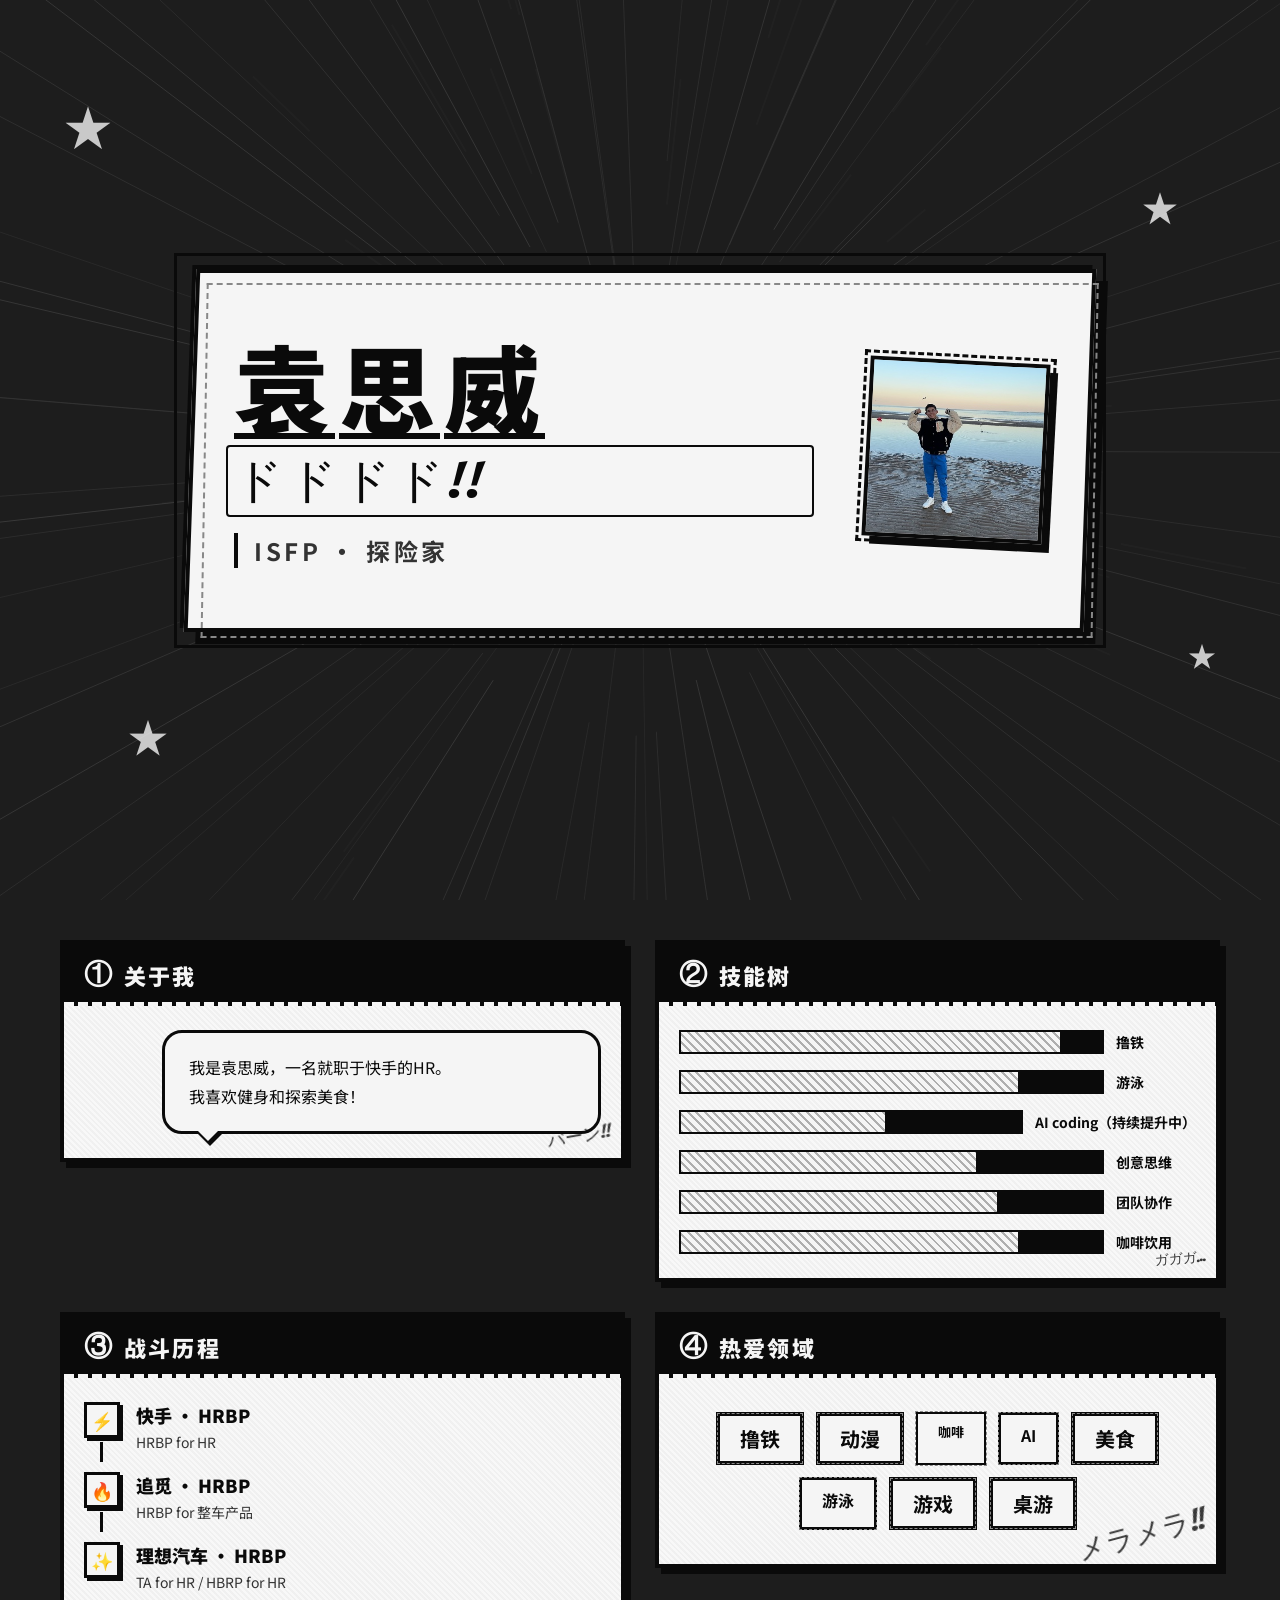
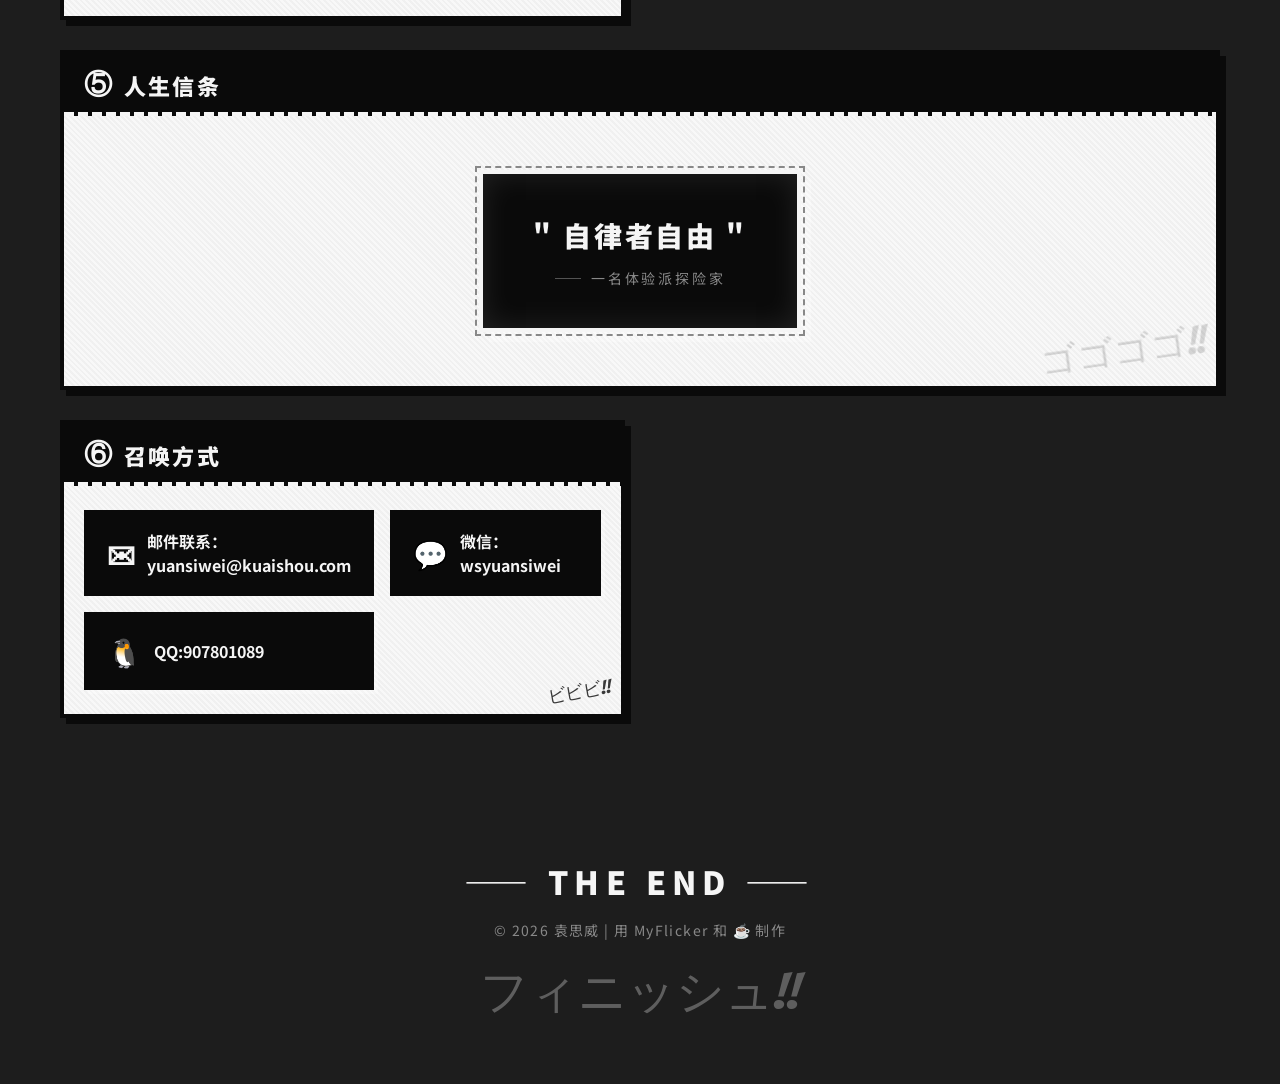
<file: index.html>
<!DOCTYPE html>
<html lang="zh-CN">
<head>
    <meta charset="UTF-8">
    <meta name="viewport" content="width=device-width, initial-scale=1.0">
    <title>袁思伟 | 个人介绍</title>
    <link rel="stylesheet" href="style.css?v=20260618">
    <link href="https://fonts.googleapis.com/css2?family=Noto+Sans+SC:wght@400;700;900&family=Bangers&display=swap" rel="stylesheet">
</head>
<body>
    <!-- 速度线背景 -->
    <div class="speed-lines" id="speedLines"></div>

    <!-- 爆漫封面区域 -->
    <section class="hero-section">
        <div class="impact-frame">
            <div class="hero-content">
                <div class="hero-text-group">
                    <h1 class="hero-name" id="heroName">
                        <span class="name-char" data-delay="0">袁</span>
                        <span class="name-char" data-delay="1">思</span>
                        <span class="name-char" data-delay="2">伟</span>
                    </h1>
                    <div class="hero-sound-effect">ドドドド!!</div>
                    <p class="hero-tagline">程序员 · 创作者 · 探索者</p>
                </div>
                <div class="hero-avatar">
                    <div class="avatar-frame">
                        <div class="avatar-placeholder">
                            <svg viewBox="0 0 120 120" xmlns="http://www.w3.org/2000/svg">
                                <circle cx="60" cy="45" r="25" fill="white" stroke="black" stroke-width="3"/>
                                <path d="M 25 110 Q 25 75 60 75 Q 95 75 95 110" fill="white" stroke="black" stroke-width="3"/>
                                <circle cx="52" cy="40" r="3" fill="black"/>
                                <circle cx="68" cy="40" r="3" fill="black"/>
                                <path d="M 55 52 Q 60 57 65 52" stroke="black" stroke-width="2" fill="none"/>
                                <line x1="35" y1="35" x2="47" y2="38" stroke="black" stroke-width="2"/>
                                <line x1="73" y1="38" x2="85" y2="35" stroke="black" stroke-width="2"/>
                            </svg>
                        </div>
                    </div>
                </div>
            </div>
        </div>
        <div class="hero-decorations">
            <div class="manga-star star-1">★</div>
            <div class="manga-star star-2">★</div>
            <div class="manga-star star-3">★</div>
            <div class="manga-star star-4">★</div>
        </div>
    </section>

    <!-- 漫画面板区域 -->
    <section class="panels-section">
        <div class="panel-grid">
            <!-- 关于我 -->
            <div class="manga-panel panel-about" data-panel="1">
                <div class="panel-border">
                    <div class="panel-header">
                        <span class="panel-number">①</span>
                        <h2 class="panel-title">关于我</h2>
                    </div>
                    <div class="panel-content">
                        <div class="speech-bubble right">
                            <p>我是袁思伟，一名热爱技术和创造的开发者。</p>
                            <p>相信代码可以改变世界，也相信每个人都有值得分享的故事。</p>
                        </div>
                        <div class="manga-sfx small">バーン!!</div>
                    </div>
                </div>
            </div>

            <!-- 技能 -->
            <div class="manga-panel panel-skills" data-panel="2">
                <div class="panel-border">
                    <div class="panel-header">
                        <span class="panel-number">②</span>
                        <h2 class="panel-title">技能树</h2>
                    </div>
                    <div class="panel-content">
                        <div class="skill-grid">
                            <div class="skill-item">
                                <div class="skill-bar">
                                    <div class="skill-fill" data-level="90"></div>
                                </div>
                                <span class="skill-name">前端开发</span>
                            </div>
                            <div class="skill-item">
                                <div class="skill-bar">
                                    <div class="skill-fill" data-level="85"></div>
                                </div>
                                <span class="skill-name">后端开发</span>
                            </div>
                            <div class="skill-item">
                                <div class="skill-bar">
                                    <div class="skill-fill" data-level="80"></div>
                                </div>
                                <span class="skill-name">系统设计</span>
                            </div>
                            <div class="skill-item">
                                <div class="skill-bar">
                                    <div class="skill-fill" data-level="75"></div>
                                </div>
                                <span class="skill-name">创意思维</span>
                            </div>
                            <div class="skill-item">
                                <div class="skill-bar">
                                    <div class="skill-fill" data-level="70"></div>
                                </div>
                                <span class="skill-name">团队协作</span>
                            </div>
                            <div class="skill-item">
                                <div class="skill-bar">
                                    <div class="skill-fill" data-level="95"></div>
                                </div>
                                <span class="skill-name">咖啡饮用</span>
                            </div>
                        </div>
                        <div class="manga-sfx tiny">ガガガ...</div>
                    </div>
                </div>
            </div>

            <!-- 经历 -->
            <div class="manga-panel panel-experience" data-panel="3">
                <div class="panel-border">
                    <div class="panel-header">
                        <span class="panel-number">③</span>
                        <h2 class="panel-title">战斗历程</h2>
                    </div>
                    <div class="panel-content">
                        <div class="timeline">
                            <div class="timeline-item">
                                <div class="timeline-marker">⚡</div>
                                <div class="timeline-info">
                                    <h3>快手 · 技术开发</h3>
                                    <p>用代码构建产品，用创新驱动增长</p>
                                </div>
                            </div>
                            <div class="timeline-item">
                                <div class="timeline-marker">🔥</div>
                                <div class="timeline-info">
                                    <h3>持续学习中...</h3>
                                    <p>永远在路上，永远不满足</p>
                                </div>
                            </div>
                            <div class="timeline-item">
                                <div class="timeline-marker">✨</div>
                                <div class="timeline-info">
                                    <h3>未来</h3>
                                    <p>更多精彩正在书写中...</p>
                                </div>
                            </div>
                        </div>
                    </div>
                </div>
            </div>

            <!-- 兴趣 -->
            <div class="manga-panel panel-interests" data-panel="4">
                <div class="panel-border">
                    <div class="panel-header">
                        <span class="panel-number">④</span>
                        <h2 class="panel-title">热爱领域</h2>
                    </div>
                    <div class="panel-content">
                        <div class="interest-cloud">
                            <span class="interest-tag tag-large">编程</span>
                            <span class="interest-tag tag-medium">动漫</span>
                            <span class="interest-tag tag-small">咖啡</span>
                            <span class="interest-tag tag-large">AI</span>
                            <span class="interest-tag tag-medium">阅读</span>
                            <span class="interest-tag tag-small">摄影</span>
                            <span class="interest-tag tag-medium">开源</span>
                            <span class="interest-tag tag-large">创作</span>
                            <span class="interest-tag tag-small">游戏</span>
                        </div>
                        <div class="manga-sfx medium">メラメラ!!</div>
                    </div>
                </div>
            </div>

            <!-- 人生信条 -->
            <div class="manga-panel panel-motto wide-panel" data-panel="5">
                <div class="panel-border">
                    <div class="panel-header">
                        <span class="panel-number">⑤</span>
                        <h2 class="panel-title">人生信条</h2>
                    </div>
                    <div class="panel-content">
                        <div class="motto-display">
                            <div class="motto-frame">
                                <p class="motto-text">" 一次做对，比反复修补更酷 "</p>
                                <p class="motto-sub">—— 我的开发哲学</p>
                            </div>
                        </div>
                        <div class="manga-sfx big">ゴゴゴゴ!!</div>
                    </div>
                </div>
            </div>

            <!-- 联系方式 -->
            <div class="manga-panel panel-contact" data-panel="6">
                <div class="panel-border">
                    <div class="panel-header">
                        <span class="panel-number">⑥</span>
                        <h2 class="panel-title">召唤方式</h2>
                    </div>
                    <div class="panel-content">
                        <div class="contact-grid">
                            <a href="#" class="contact-item">
                                <div class="contact-icon">✉</div>
                                <span>邮件联系</span>
                            </a>
                            <a href="#" class="contact-item">
                                <div class="contact-icon">💬</div>
                                <span>微信</span>
                            </a>
                            <a href="#" class="contact-item">
                                <div class="contact-icon">🐙</div>
                                <span>GitHub</span>
                            </a>
                            <a href="#" class="contact-item">
                                <div class="contact-icon">📝</div>
                                <span>博客</span>
                            </a>
                        </div>
                        <div class="manga-sfx small">ビビビ!!</div>
                    </div>
                </div>
            </div>
        </div>
    </section>

    <!-- 底部 -->
    <footer class="manga-footer">
        <div class="footer-content">
            <p class="footer-text">—— THE END ——</p>
            <p class="footer-sub" id="footerSub" data-click-count="0">© 2024 袁思伟 | 用 ❤️ 和 ☕ 制作</p>
            <div class="footer-sfx">フィニッシュ!!</div>
        </div>
    </footer>

    <!-- 漫画转场遮罩 -->
    <div class="transition-mask" id="transitionMask"></div>

    <!-- 悬浮漫画效果 -->
    <div class="floating-sfx" id="floatingSfx"></div>

    <!-- 后台入口（点击底部5次后出现） -->
    <div class="admin-entry" id="adminEntry">
        <a href="admin.html" class="admin-entry-link">🔧 进入后台管理</a>
    </div>

    <script src="script.js?v=20260618"></script>
</body>
</html>
</file>
<file: style.css>
/* ============================================
   爆漫风格个人介绍 - CSS 样式
   黑白配色 + 漫画视觉效果
   ============================================ */

/* === 基础设置 === */
:root {
    --black: #0a0a0a;
    --white: #f5f5f5;
    --gray-light: #e0e0e0;
    --gray-mid: #888;
    --gray-dark: #333;
    --accent: #fff;
    --panel-bg: #f8f8f8;
    --border-width: 4px;
    --manga-font: 'Bangers', cursive;
    --cn-font: 'Noto Sans SC', sans-serif;
}

* {
    margin: 0;
    padding: 0;
    box-sizing: border-box;
}

html {
    scroll-behavior: smooth;
}

body {
    background: var(--black);
    color: var(--white);
    font-family: var(--cn-font);
    overflow-x: hidden;
    position: relative;
}

/* === 速度线背景 === */
.speed-lines {
    position: fixed;
    top: 0;
    left: 0;
    width: 100%;
    height: 100%;
    z-index: 0;
    pointer-events: none;
    opacity: 0.15;
}

/* === 爆漫封面区域 === */
.hero-section {
    position: relative;
    min-height: 100vh;
    display: flex;
    align-items: center;
    justify-content: center;
    z-index: 1;
    overflow: hidden;
}

.impact-frame {
    position: relative;
    width: 90%;
    max-width: 900px;
    padding: 60px 40px;
    background: var(--white);
    border: var(--border-width) solid var(--black);
    transform: skewX(-2deg);
    box-shadow: 
        12px 12px 0 var(--black),
        -4px -4px 0 var(--black);
}

.impact-frame::before {
    content: '';
    position: absolute;
    top: -20px;
    left: -20px;
    right: -20px;
    bottom: -20px;
    border: 3px solid var(--black);
    transform: skewX(2deg);
}

.impact-frame::after {
    content: '';
    position: absolute;
    top: 10px;
    left: 10px;
    right: -10px;
    bottom: -10px;
    border: 2px dashed var(--gray-mid);
    transform: skewX(1deg);
}

.hero-content {
    display: flex;
    align-items: center;
    justify-content: space-between;
    gap: 60px;
    transform: skewX(2deg);
}

.hero-text-group {
    flex: 1;
}

.hero-name {
    font-size: clamp(48px, 8vw, 96px);
    font-weight: 900;
    color: var(--black);
    letter-spacing: 0.05em;
    line-height: 1.1;
    position: relative;
    display: flex;
    gap: 4px;
}

.name-char {
    display: inline-block;
    position: relative;
    opacity: 0;
    transform: translateY(40px) scale(0.5);
    animation: charAppear 0.5s ease-out forwards;
}

.name-char:nth-child(1) { animation-delay: 0.1s; }
.name-char:nth-child(2) { animation-delay: 0.3s; }
.name-char:nth-child(3) { animation-delay: 0.5s; }

.name-char::after {
    content: '';
    position: absolute;
    bottom: 0;
    left: 0;
    width: 100%;
    height: 6px;
    background: var(--black);
}

.hero-sound-effect {
    font-family: var(--manga-font);
    font-size: clamp(24px, 4vw, 48px);
    color: var(--black);
    letter-spacing: 0.1em;
    margin-top: 10px;
    position: relative;
    animation: sfxPulse 1.5s ease-in-out infinite;
}

.hero-sound-effect::before {
    content: '';
    position: absolute;
    top: -4px;
    left: -8px;
    right: -8px;
    bottom: -4px;
    border: 2px solid var(--black);
    border-radius: 4px;
}

.hero-tagline {
    font-size: clamp(16px, 2vw, 24px);
    color: var(--gray-dark);
    font-weight: 700;
    margin-top: 20px;
    letter-spacing: 0.15em;
    border-left: 4px solid var(--black);
    padding-left: 16px;
}

.hero-avatar {
    flex-shrink: 0;
}

.avatar-frame {
    width: 180px;
    height: 180px;
    border: var(--border-width) solid var(--black);
    background: var(--white);
    position: relative;
    box-shadow: 8px 8px 0 var(--black);
    transform: rotate(3deg);
}

.avatar-frame::before {
    content: '';
    position: absolute;
    top: -10px;
    left: -10px;
    right: -10px;
    bottom: -10px;
    border: 3px dashed var(--black);
}

.avatar-placeholder {
    width: 100%;
    height: 100%;
    display: flex;
    align-items: center;
    justify-content: center;
}

.avatar-placeholder svg {
    width: 80%;
    height: 80%;
}

/* 漫画装饰星星 */
.hero-decorations {
    position: absolute;
    width: 100%;
    height: 100%;
    top: 0;
    left: 0;
    pointer-events: none;
    z-index: 2;
}

.manga-star {
    position: absolute;
    font-size: 32px;
    color: var(--white);
    animation: starSpin 3s linear infinite;
    opacity: 0;
    animation: starAppear 1s ease-out forwards, starSpin 3s linear infinite;
}

.star-1 { top: 10%; left: 5%; animation-delay: 0.2s; font-size: 48px; }
.star-2 { top: 20%; right: 8%; animation-delay: 0.5s; font-size: 36px; }
.star-3 { bottom: 15%; left: 10%; animation-delay: 0.8s; font-size: 40px; }
.star-4 { bottom: 25%; right: 5%; animation-delay: 1s; font-size: 28px; }

/* === 漫画面板区域 === */
.panels-section {
    position: relative;
    z-index: 1;
    padding: 40px 20px;
    max-width: 1200px;
    margin: 0 auto;
}

.panel-grid {
    display: grid;
    grid-template-columns: 1fr 1fr;
    gap: 30px;
}

@media (max-width: 768px) {
    .panel-grid {
        grid-template-columns: 1fr;
    }
}

/* === 漫画面板样式 === */
.manga-panel {
    position: relative;
    opacity: 0;
    transform: translateY(30px);
    transition: opacity 0.6s ease-out, transform 0.6s ease-out;
}

.manga-panel.visible {
    opacity: 1;
    transform: translateY(0);
}

.panel-border {
    background: var(--panel-bg);
    border: var(--border-width) solid var(--black);
    padding: 0;
    position: relative;
    overflow: hidden;
    box-shadow: 6px 6px 0 var(--black);
}

.panel-border::before {
    content: '';
    position: absolute;
    top: 0;
    left: 0;
    width: 100%;
    height: 100%;
    background: 
        repeating-linear-gradient(
            45deg,
            transparent,
            transparent 2px,
            rgba(0,0,0,0.03) 2px,
            rgba(0,0,0,0.03) 4px
        );
    pointer-events: none;
}

.panel-header {
    background: var(--black);
    color: var(--white);
    padding: 12px 20px;
    display: flex;
    align-items: center;
    gap: 12px;
    position: relative;
}

.panel-header::after {
    content: '';
    position: absolute;
    bottom: 0;
    left: 0;
    width: 100%;
    height: 4px;
    background: repeating-linear-gradient(
        90deg,
        var(--white) 0px,
        var(--white) 10px,
        transparent 10px,
        transparent 14px
    );
}

.panel-number {
    font-family: var(--manga-font);
    font-size: 28px;
    font-weight: 900;
}

.panel-title {
    font-size: 22px;
    font-weight: 900;
    letter-spacing: 0.1em;
}

.panel-content {
    padding: 24px 20px;
    color: var(--black);
    position: relative;
}

/* === 对话气泡 === */
.speech-bubble {
    position: relative;
    background: var(--white);
    border: 3px solid var(--black);
    border-radius: 20px;
    padding: 20px 24px;
    max-width: 85%;
    font-size: 16px;
    line-height: 1.8;
}

.speech-bubble.right {
    margin-left: auto;
}

.speech-bubble::after {
    content: '';
    position: absolute;
    bottom: -15px;
    left: 30px;
    width: 0;
    height: 0;
    border-left: 15px solid transparent;
    border-right: 15px solid transparent;
    border-top: 15px solid var(--black);
}

.speech-bubble::before {
    content: '';
    position: absolute;
    bottom: -10px;
    left: 33px;
    width: 0;
    height: 0;
    border-left: 10px solid transparent;
    border-right: 10px solid transparent;
    border-top: 10px solid var(--white);
    z-index: 1;
}

/* === 漫画音效文字 === */
.manga-sfx {
    font-family: var(--manga-font);
    color: var(--black);
    position: absolute;
    right: 10px;
    bottom: 10px;
    pointer-events: none;
    opacity: 0.8;
    z-index: 5;
}

.manga-sfx.tiny { font-size: 14px; transform: rotate(-5deg); }
.manga-sfx.small { font-size: 18px; transform: rotate(-10deg); }
.manga-sfx.medium { font-size: 28px; transform: rotate(-15deg); }
.manga-sfx.big { font-size: 36px; transform: rotate(-8deg); opacity: 0.15; }

/* === 技能条 === */
.skill-grid {
    display: grid;
    gap: 16px;
}

.skill-item {
    display: flex;
    align-items: center;
    gap: 12px;
}

.skill-bar {
    flex: 1;
    height: 24px;
    background: var(--black);
    position: relative;
    overflow: hidden;
    border: 2px solid var(--black);
}

.skill-fill {
    height: 100%;
    background: var(--white);
    width: 0;
    transition: width 1.5s ease-out;
    position: relative;
}

.skill-fill::after {
    content: '';
    position: absolute;
    top: 0;
    left: 0;
    width: 100%;
    height: 100%;
    background: repeating-linear-gradient(
        45deg,
        var(--black) 0px,
        var(--black) 2px,
        transparent 2px,
        transparent 6px
    );
    opacity: 0.3;
}

.skill-fill.filled {
    width: var(--level);
}

.skill-name {
    font-weight: 700;
    font-size: 14px;
    white-space: nowrap;
    min-width: 80px;
}

/* === 时间线 === */
.timeline {
    display: flex;
    flex-direction: column;
    gap: 20px;
}

.timeline-item {
    display: flex;
    align-items: flex-start;
    gap: 16px;
    position: relative;
}

.timeline-marker {
    width: 36px;
    height: 36px;
    border: 3px solid var(--black);
    background: var(--white);
    display: flex;
    align-items: center;
    justify-content: center;
    font-size: 18px;
    flex-shrink: 0;
    box-shadow: 3px 3px 0 var(--black);
}

.timeline-info h3 {
    font-size: 18px;
    font-weight: 900;
    color: var(--black);
    margin-bottom: 4px;
}

.timeline-info p {
    font-size: 14px;
    color: var(--gray-dark);
}

.timeline-item::after {
    content: '';
    position: absolute;
    left: 16px;
    top: 40px;
    width: 3px;
    height: 20px;
    background: var(--black);
}

.timeline-item:last-child::after {
    display: none;
}

/* === 兴趣标签云 === */
.interest-cloud {
    display: flex;
    flex-wrap: wrap;
    gap: 12px;
    justify-content: center;
    padding: 10px;
}

.interest-tag {
    display: inline-block;
    border: 3px solid var(--black);
    padding: 8px 20px;
    font-weight: 700;
    background: var(--white);
    position: relative;
    cursor: default;
    transition: transform 0.3s ease, box-shadow 0.3s ease;
}

.interest-tag:hover {
    transform: scale(1.15) rotate(-2deg);
    box-shadow: 4px 4px 0 var(--black);
}

.interest-tag::before {
    content: '';
    position: absolute;
    top: -3px;
    left: -3px;
    right: -3px;
    bottom: -3px;
    border: 1px dashed var(--gray-mid);
}

.tag-large { font-size: 20px; border-width: 4px; }
.tag-medium { font-size: 16px; }
.tag-small { font-size: 13px; border-width: 2px; }

/* === 人生信条 === */
.motto-display {
    display: flex;
    justify-content: center;
    align-items: center;
    padding: 30px 20px;
}

.motto-frame {
    position: relative;
    background: var(--black);
    color: var(--white);
    padding: 40px 50px;
    text-align: center;
    border: 4px solid var(--white);
    box-shadow: 
        inset 0 0 30px rgba(255,255,255,0.1),
        10px 10px 0 rgba(255,255,255,0.3);
}

.motto-frame::before {
    content: '';
    position: absolute;
    top: -8px;
    left: -8px;
    right: -8px;
    bottom: -8px;
    border: 2px dashed var(--gray-mid);
}

.motto-text {
    font-size: clamp(18px, 3vw, 28px);
    font-weight: 900;
    letter-spacing: 0.1em;
    line-height: 1.5;
}

.motto-sub {
    font-size: 14px;
    color: var(--gray-mid);
    margin-top: 12px;
    letter-spacing: 0.2em;
}

/* === 宽面板 === */
.wide-panel {
    grid-column: 1 / -1;
}

/* === 联系方式 === */
.contact-grid {
    display: grid;
    grid-template-columns: repeat(2, 1fr);
    gap: 16px;
}

@media (max-width: 400px) {
    .contact-grid {
        grid-template-columns: 1fr;
    }
}

.contact-item {
    display: flex;
    align-items: center;
    gap: 12px;
    padding: 16px 20px;
    border: 3px solid var(--black);
    background: var(--black);
    text-decoration: none;
    color: var(--white);
    font-weight: 700;
    transition: all 0.3s ease;
    cursor: pointer;
    box-shadow: 4px 4px 0 rgba(255,255,255,0.3);
}

.contact-item:hover {
    transform: translateY(-3px) rotate(-1deg);
    box-shadow: 6px 6px 0 rgba(255,255,255,0.5);
    background: var(--white);
    color: var(--black);
}

.contact-icon {
    font-size: 28px;
    flex-shrink: 0;
}

/* === 底部 === */
.manga-footer {
    position: relative;
    z-index: 1;
    text-align: center;
    padding: 60px 20px;
    margin-top: 40px;
}

.footer-content {
    position: relative;
}

.footer-text {
    font-size: 32px;
    font-weight: 900;
    letter-spacing: 0.2em;
    color: var(--white);
    margin-bottom: 16px;
}

.footer-sub {
    font-size: 14px;
    color: var(--gray-mid);
    letter-spacing: 0.1em;
}

.footer-sfx {
    font-family: var(--manga-font);
    font-size: 48px;
    color: var(--white);
    opacity: 0.3;
    margin-top: 20px;
    animation: sfxPulse 2s ease-in-out infinite;
}

/* === 转场遮罩 === */
.transition-mask {
    position: fixed;
    top: 0;
    left: 0;
    width: 100%;
    height: 100%;
    background: var(--black);
    z-index: 9999;
    opacity: 1;
    transition: opacity 0.8s ease-out;
    pointer-events: none;
}

.transition-mask.hide {
    opacity: 0;
}

/* === 悬浮音效 === */
.floating-sfx {
    position: fixed;
    z-index: 100;
    pointer-events: none;
    font-family: var(--manga-font);
    color: var(--white);
    opacity: 0;
    transition: opacity 0.3s;
}

/* === 动画 === */
@keyframes charAppear {
    0% {
        opacity: 0;
        transform: translateY(40px) scale(0.5);
    }
    60% {
        opacity: 1;
        transform: translateY(-5px) scale(1.1);
    }
    100% {
        opacity: 1;
        transform: translateY(0) scale(1);
    }
}

@keyframes sfxPulse {
    0%, 100% { transform: scale(1); }
    50% { transform: scale(1.05); }
}

@keyframes starAppear {
    0% { opacity: 0; transform: scale(0) rotate(0deg); }
    100% { opacity: 0.8; transform: scale(1) rotate(0deg); }
}

@keyframes starSpin {
    from { transform: rotate(0deg); }
    to { transform: rotate(360deg); }
}

@keyframes shake {
    0%, 100% { transform: translateX(0); }
    25% { transform: translateX(-5px); }
    75% { transform: translateX(5px); }
}

@keyframes impactZoom {
    0% { transform: scale(3); opacity: 0; }
    50% { opacity: 1; }
    100% { transform: scale(1); opacity: 1; }
}

/* === 面板悬停效果 === */
.manga-panel:hover .panel-border {
    box-shadow: 8px 8px 0 var(--black);
}

.manga-panel:hover .manga-sfx {
    animation: shake 0.5s ease-in-out;
}

/* === 滚动条样式 === */
::-webkit-scrollbar {
    width: 8px;
}

::-webkit-scrollbar-track {
    background: var(--black);
}

::-webkit-scrollbar-thumb {
    background: var(--gray-dark);
    border: 2px solid var(--black);
}

::-webkit-scrollbar-thumb:hover {
    background: var(--gray-mid);
}

/* === 响应式 === */
@media (max-width: 768px) {
    .hero-content {
        flex-direction: column-reverse;
        text-align: center;
        gap: 30px;
    }

    .hero-tagline {
        border-left: none;
        border-bottom: 4px solid var(--black);
        padding-left: 0;
        padding-bottom: 8px;
    }

    .speech-bubble {
        max-width: 100%;
    }

    .speech-bubble.right {
        margin-left: 0;
    }

    .avatar-frame {
        width: 140px;
        height: 140px;
    }

    .impact-frame {
        padding: 40px 20px;
    }

    .motto-frame {
        padding: 30px 20px;
    }
}

@media (max-width: 480px) {
    .hero-name {
        font-size: 42px;
    }

    .panel-content {
        padding: 16px 12px;
    }
}

/* === 后台入口（隐藏链接） === */
.admin-entry {
    position: fixed;
    bottom: 20px;
    right: 20px;
    z-index: 50;
    opacity: 0;
    transform: translateY(10px);
    transition: opacity 0.5s ease, transform 0.5s ease;
    pointer-events: none;
}

.admin-entry.show {
    opacity: 1;
    transform: translateY(0);
    pointer-events: all;
}

.admin-entry-link {
    display: block;
    padding: 10px 20px;
    background: var(--white);
    color: var(--black);
    border: 3px solid var(--black);
    font-weight: 700;
    font-size: 13px;
    text-decoration: none;
    letter-spacing: 0.1em;
    box-shadow: 4px 4px 0 var(--black);
    transition: all 0.3s;
}

.admin-entry-link:hover {
    transform: translateY(-3px) rotate(-2deg);
    box-shadow: 6px 6px 0 var(--black);
}

/* === 选区高亮（爆漫风格） === */
::selection {
    background: var(--black);
    color: var(--white);
}

/* === 打印样式 === */
@media print {
    .speed-lines, .transition-mask, .floating-sfx {
        display: none;
    }
    body {
        background: white;
        color: black;
    }
}
</file>
